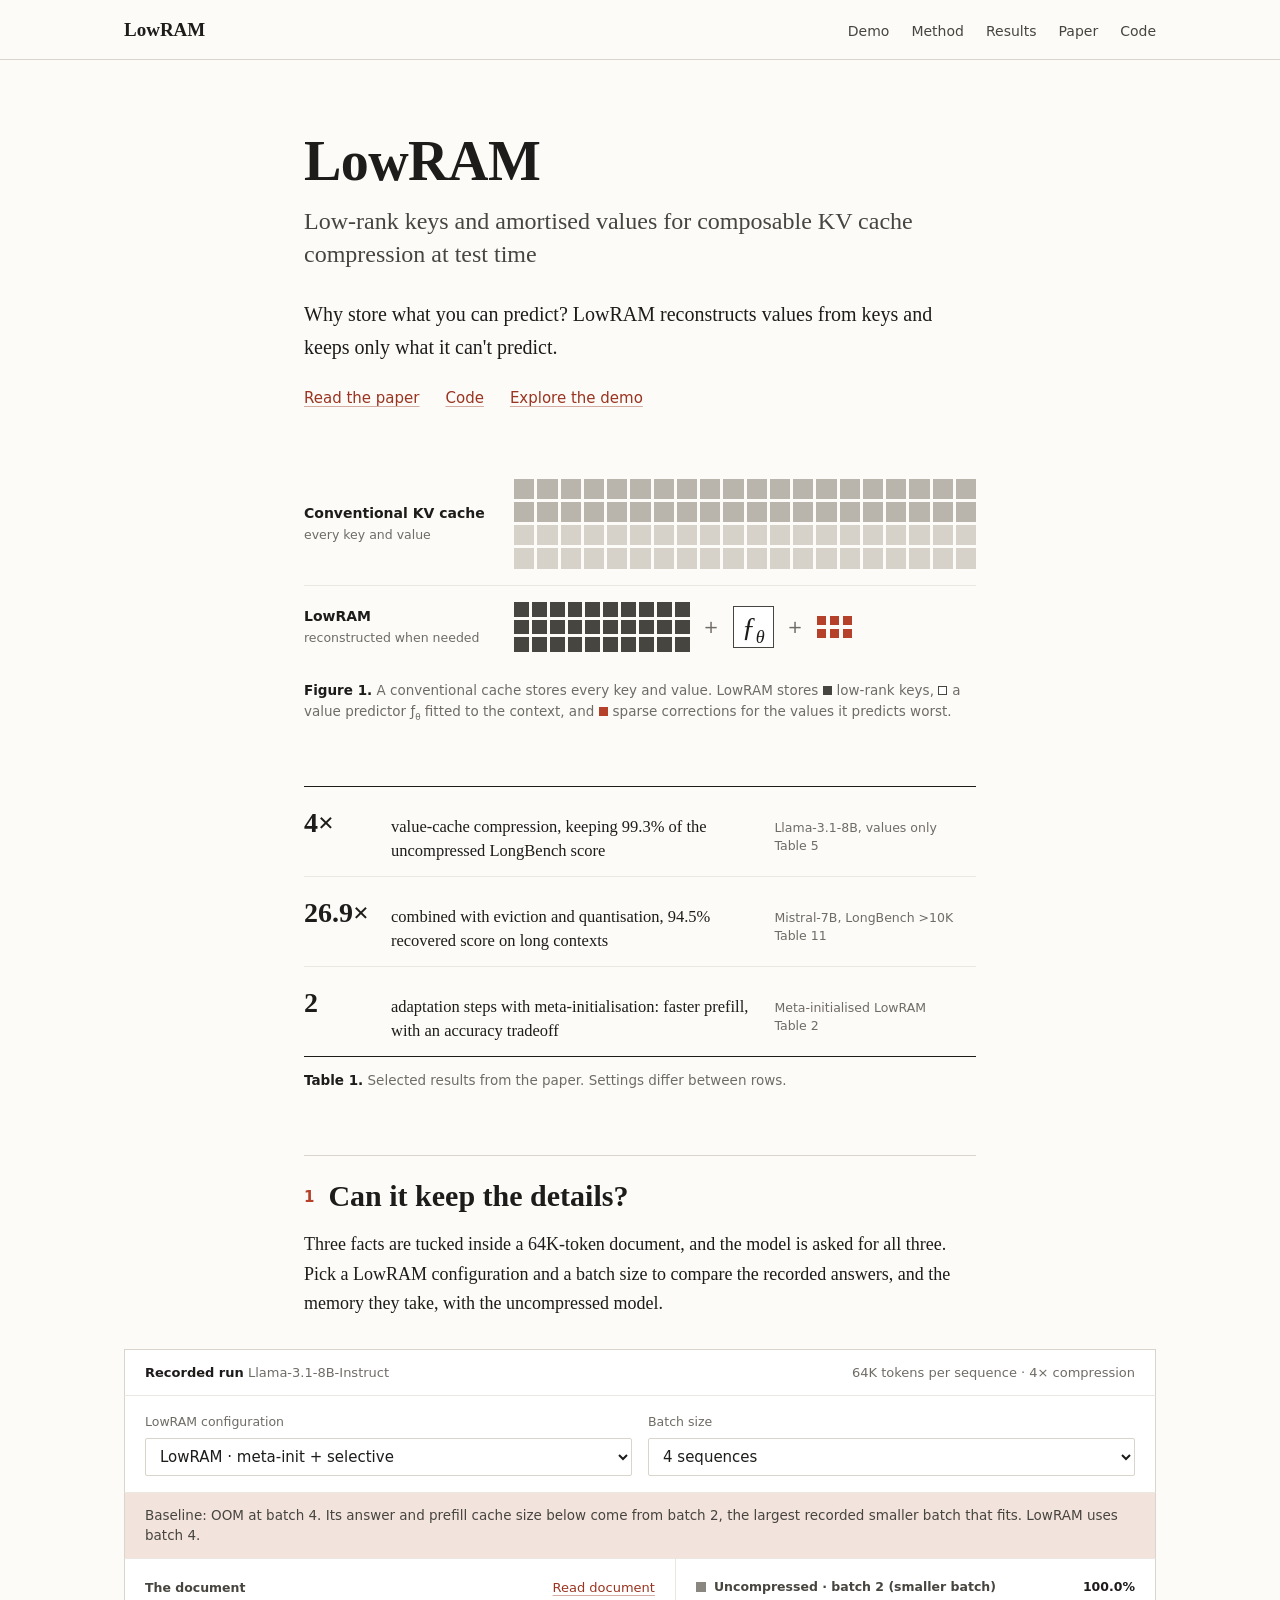
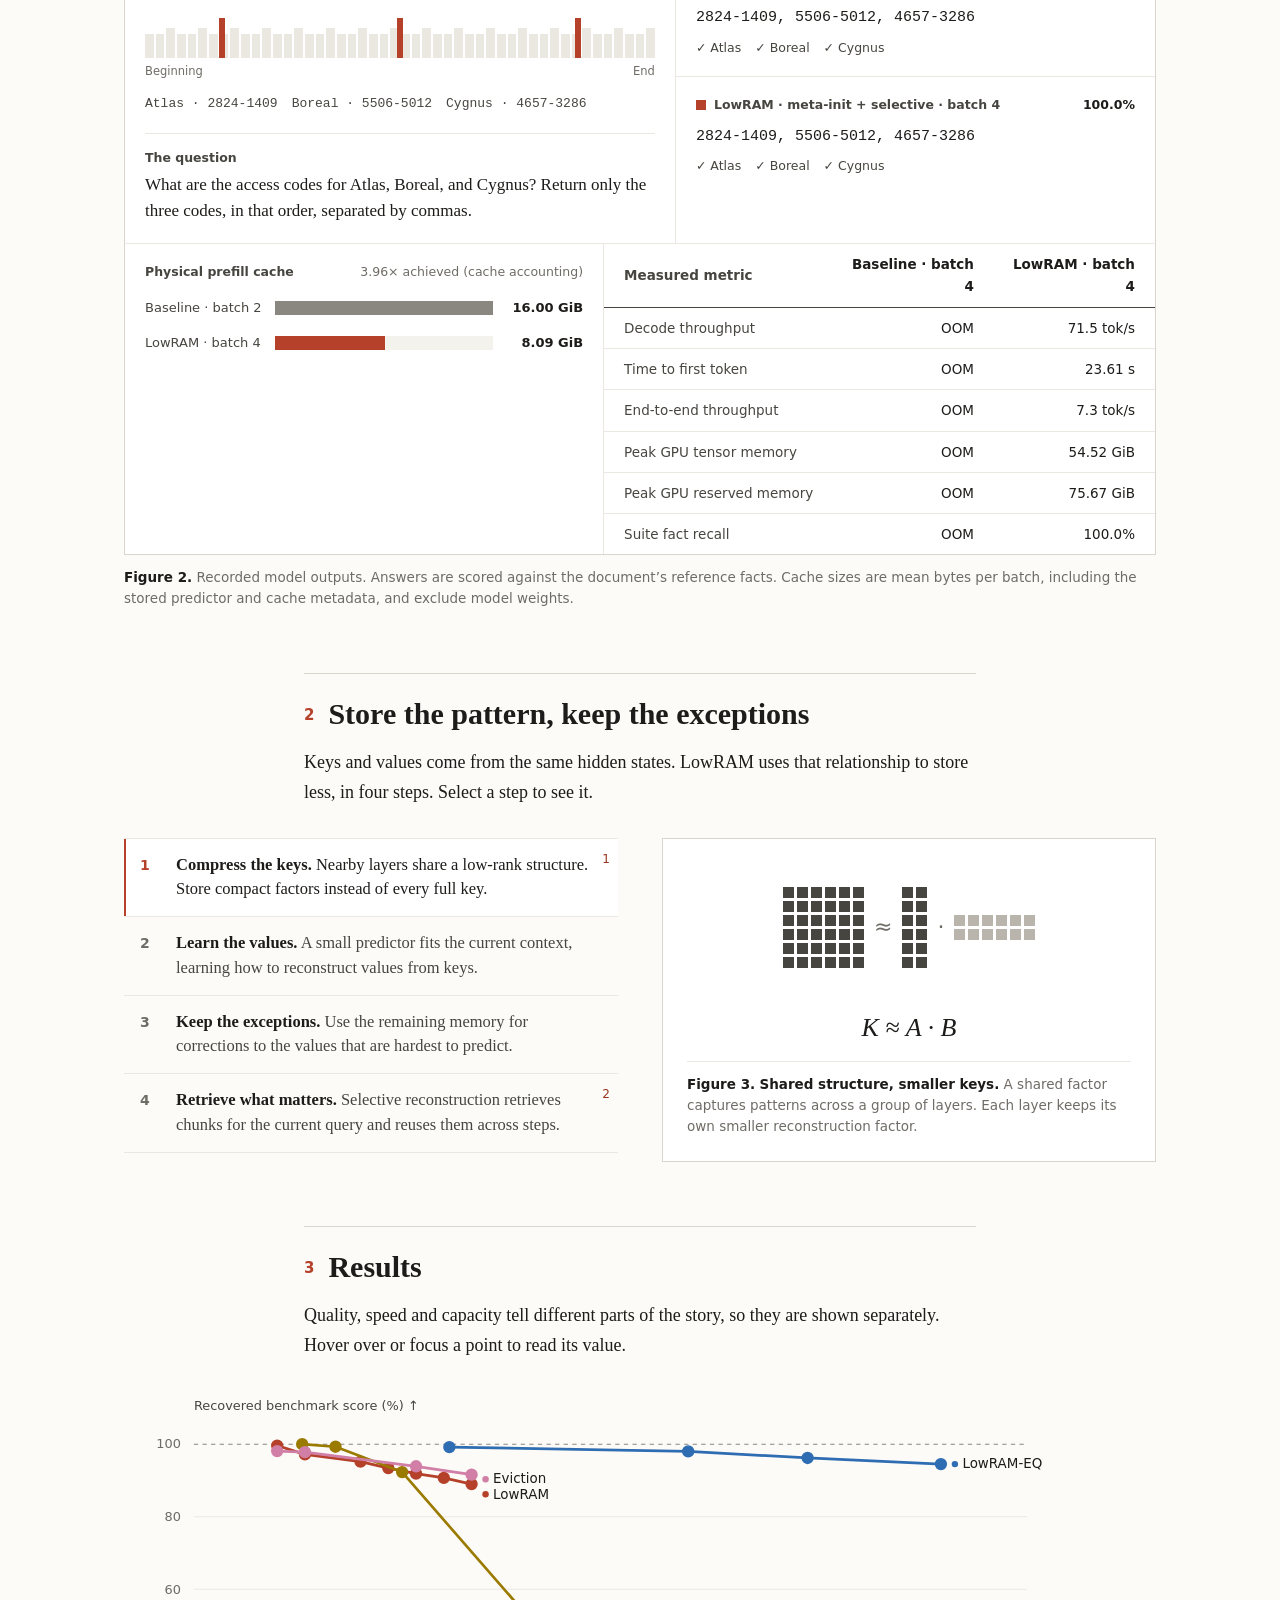
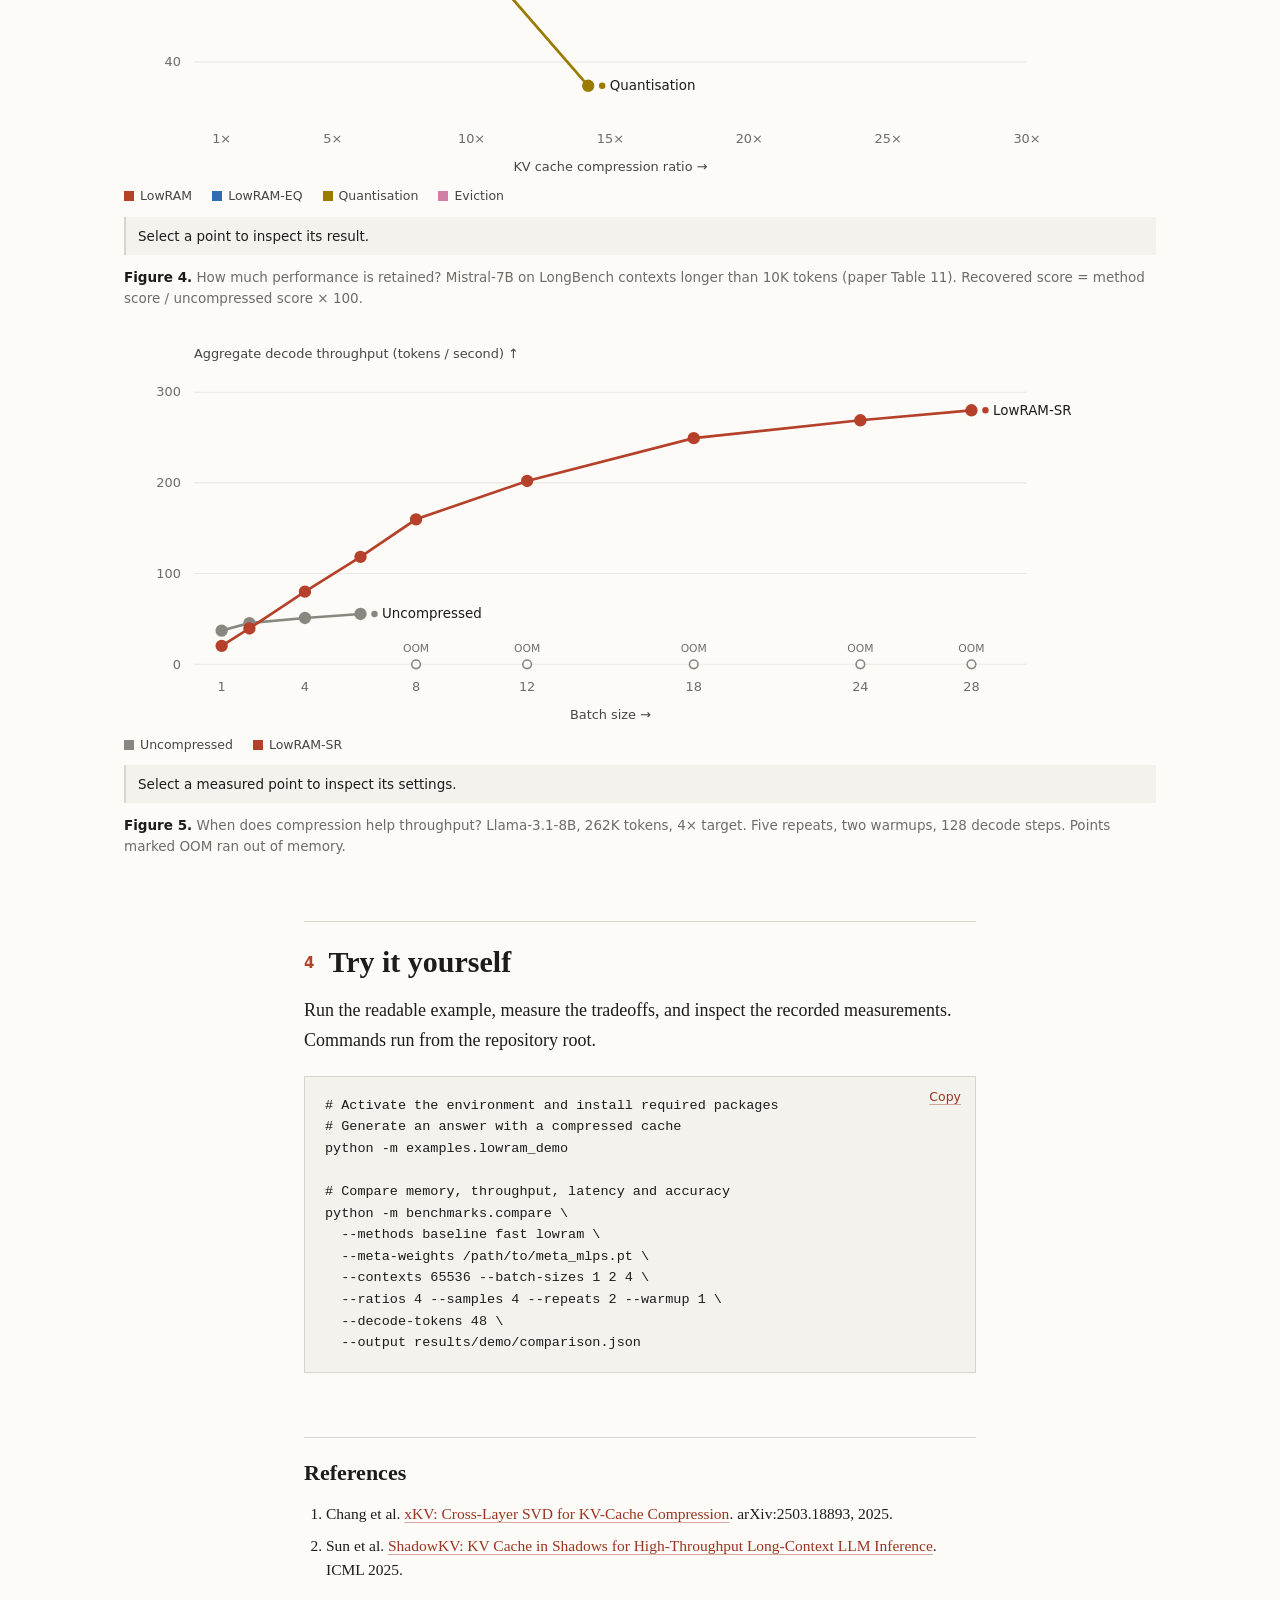
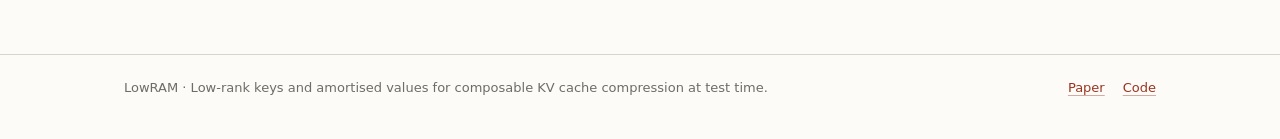
<file: index.html>
<!doctype html>
<html lang="en-GB">
<head>
  <meta charset="utf-8">
  <meta name="viewport" content="width=device-width, initial-scale=1">
  <meta name="description" content="LowRAM: low-rank keys and amortised values for composable KV cache compression. Explore the method and replay real benchmark results.">
  <title>LowRAM — More context. Less memory.</title>
  <link rel="icon" href="favicon.svg" type="image/svg+xml">
  <!-- TODO: replace every ARXIV_ID in this file with the paper's arXiv ID once it is public. -->
  <link rel="stylesheet" href="styles.css?v=article-3">
  <script src="app.js?v=article-3" defer></script>
</head>
<body>
  <a class="skip" href="#main">Skip to content</a>
  <header class="site-header">
    <div class="page-wide header-row">
      <a class="wordmark" href="#">LowRAM</a>
      <nav aria-label="Main navigation"><a href="#demo">Demo</a><a href="#method">Method</a><a href="#evidence">Results</a><a href="https://arxiv.org/abs/ARXIV_ID">Paper</a><a href="https://github.com/MartinBenfeghoul/project_a">Code</a></nav>
    </div>
  </header>

  <main id="main">
    <article>
      <header class="title-block col">
        <h1>LowRAM</h1>
        <p class="subtitle">Low-rank keys and amortised values for composable KV cache compression at test time</p>
        <p class="lede">Why store what you can predict? LowRAM reconstructs values from keys and keeps only what it can't predict.</p>
        <p class="title-links"><a href="https://arxiv.org/abs/ARXIV_ID">Read the paper</a><a href="https://github.com/MartinBenfeghoul/project_a">Code</a><a href="#demo">Explore the demo</a></p>
      </header>

      <figure class="teaser col">
        <div class="teaser-row"><span class="teaser-label">Conventional KV cache<small>every key and value</small></span><div class="cache-grid full-grid" aria-hidden="true"></div></div>
        <div class="teaser-row"><span class="teaser-label">LowRAM<small>reconstructed when needed</small></span><div class="teaser-compressed" aria-hidden="true"><div class="cache-grid small-grid"></div><span class="op">+</span><span class="predictor-symbol">ƒ<sub>θ</sub></span><span class="op">+</span><div class="residual-grid"><i></i><i></i><i></i><i></i><i></i><i></i></div></div></div>
        <figcaption><b>Figure 1.</b> A conventional cache stores every key and value. LowRAM stores <span class="swatch key-swatch"></span>low-rank keys, <span class="swatch value-swatch"></span>a value predictor ƒ<sub>θ</sub> fitted to the context, and <span class="swatch residual-swatch"></span>sparse corrections for the values it predicts worst.</figcaption>
      </figure>

      <section class="col" aria-label="Selected findings from the paper">
        <table class="highlights">
          <caption><b>Table 1.</b> Selected results from the paper. Settings differ between rows.</caption>
          <tbody>
            <tr><th scope="row">4×</th><td>value-cache compression, keeping 99.3% of the uncompressed LongBench score</td><td class="source">Llama-3.1-8B, values only<br>Table 5</td></tr>
            <tr><th scope="row">26.9×</th><td>combined with eviction and quantisation, 94.5% recovered score on long contexts</td><td class="source">Mistral-7B, LongBench &gt;10K<br>Table 11</td></tr>
            <tr><th scope="row">2</th><td>adaptation steps with meta-initialisation: faster prefill, with an accuracy tradeoff</td><td class="source">Meta-initialised LowRAM<br>Table 2</td></tr>
          </tbody>
        </table>
      </section>

      <section id="demo">
        <div class="col">
          <h2><span class="secnum">1</span>Can it keep the details?</h2>
          <p>Three facts are tucked inside a 64K-token document, and the model is asked for all three. Pick a LowRAM configuration and a batch size to compare the recorded answers, and the memory they take, with the uncompressed model.</p>
        </div>
        <figure class="demo page-wide">
          <div class="demo-toolbar"><p><strong id="run-label">Loading recorded run…</strong> <span id="run-model"></span></p><p class="fixed-settings">64K tokens per sequence · 4× compression</p></div>
          <p id="load-error" role="alert" hidden></p>
          <div class="controls">
            <label>LowRAM configuration<select id="method-select" disabled></select></label>
            <label>Batch size<select id="batch-select" disabled></select></label>
          </div>
          <p id="baseline-note" class="baseline-note" role="status" hidden></p>
          <div class="challenge">
            <div class="document-panel">
              <div class="panel-heading"><span>The document</span><button id="document-toggle" class="plain-button" aria-expanded="false" aria-controls="document-text">Read document</button></div>
              <div class="document-map" id="document-map" aria-label="Relevant fact positions within the document"></div>
              <div class="map-axis"><span>Beginning</span><span>End</span></div>
              <div id="facts" class="facts"></div>
              <pre id="document-text" hidden></pre>
              <div class="question-box"><span class="panel-label">The question</span><p id="question">Loading…</p></div>
            </div>
            <div class="answers-panel">
              <div class="answer-card"><div class="panel-heading"><span><i class="legend-dot baseline-color"></i><span id="baseline-answer-label">Uncompressed</span></span><span id="baseline-score" class="answer-score">—</span></div><p class="answer-text" id="baseline-answer">Waiting for the recorded result.</p><div id="baseline-checks" class="answer-checks"></div></div>
              <div class="answer-card"><div class="panel-heading"><span><i class="legend-dot lowram-color"></i><span id="answer-method">LowRAM</span></span><span id="lowram-score" class="answer-score">—</span></div><p class="answer-text" id="lowram-answer">Waiting for the recorded result.</p><div id="lowram-checks" class="answer-checks"></div></div>
            </div>
          </div>
          <div class="metrics-area">
            <div class="memory-comparison">
              <div class="panel-heading"><span>Physical prefill cache</span><span id="memory-saving">—</span></div>
              <div class="memory-row"><span id="baseline-memory-label">Baseline</span><div class="bar-track"><div id="baseline-bar" class="bar baseline-color"></div></div><strong id="baseline-memory">—</strong></div>
              <div class="memory-row"><span id="lowram-memory-label">LowRAM</span><div class="bar-track"><div id="lowram-bar" class="bar lowram-color"></div></div><strong id="lowram-memory">—</strong></div>
            </div>
            <div class="table-scroll"><table class="metric-table"><caption class="sr-only">Performance comparison for the selected configuration</caption><thead><tr><th scope="col">Measured metric</th><th scope="col" id="baseline-column">Baseline</th><th scope="col" id="lowram-column">LowRAM</th></tr></thead><tbody id="metric-rows"></tbody></table></div>
          </div>
          <figcaption><b>Figure 2.</b> Recorded model outputs. Answers are scored against the document’s reference facts. Cache sizes are mean bytes per batch, including the stored predictor and cache metadata, and exclude model weights.</figcaption>
        </figure>
      </section>

      <section id="method">
        <div class="col">
          <h2><span class="secnum">2</span>Store the pattern, keep the exceptions</h2>
          <p>Keys and values come from the same hidden states. LowRAM uses that relationship to store less, in four steps. Select a step to see it.</p>
        </div>
        <div class="method-layout page-wide">
          <ol class="method-steps" aria-label="Explore the compression steps">
            <li><button class="method-step active" data-step="0" aria-pressed="true"><span class="step-num">1</span><span><b>Compress the keys.</b> Nearby layers share a low-rank structure. Store compact factors instead of every full key.</span></button><sup class="cite"><a href="#ref-xkv" aria-label="Reference 1: xKV">1</a></sup></li>
            <li><button class="method-step" data-step="1" aria-pressed="false"><span class="step-num">2</span><span><b>Learn the values.</b> A small predictor fits the current context, learning how to reconstruct values from keys.</span></button></li>
            <li><button class="method-step" data-step="2" aria-pressed="false"><span class="step-num">3</span><span><b>Keep the exceptions.</b> Use the remaining memory for corrections to the values that are hardest to predict.</span></button></li>
            <li><button class="method-step" data-step="3" aria-pressed="false"><span class="step-num">4</span><span><b>Retrieve what matters.</b> Selective reconstruction retrieves chunks for the current query and reuses them across steps.</span></button><sup class="cite"><a href="#ref-shadowkv" aria-label="Reference 2: ShadowKV">2</a></sup></li>
          </ol>
          <figure class="method-visual">
            <div class="visual-stage" id="visual-stage" aria-hidden="true"></div>
            <p class="formula" id="method-formula">K ≈ A · B</p>
            <figcaption><b>Figure 3.</b> <span id="method-title">Shared structure, smaller keys.</span> <span id="method-caption">A shared factor captures patterns across a group of layers. Each layer keeps its own smaller reconstruction factor.</span></figcaption>
          </figure>
        </div>
      </section>

      <section id="evidence">
        <div class="col">
          <h2><span class="secnum">3</span>Results</h2>
          <p>Quality, speed and capacity tell different parts of the story, so they are shown separately. Hover over or focus a point to read its value.</p>
        </div>
        <figure class="page-wide chart-figure">
          <div id="accuracy-chart" class="chart"></div>
          <div id="accuracy-detail" class="point-detail" aria-live="polite">Select a point to inspect its result.</div>
          <figcaption><b>Figure 4.</b> How much performance is retained? Mistral-7B on LongBench contexts longer than 10K tokens (paper Table 11). Recovered score = method score / uncompressed score × 100.</figcaption>
        </figure>
        <figure class="page-wide chart-figure">
          <div id="throughput-chart" class="chart"></div>
          <div id="throughput-detail" class="point-detail" aria-live="polite">Select a measured point to inspect its settings.</div>
          <figcaption><b>Figure 5.</b> When does compression help throughput? Llama-3.1-8B, 262K tokens, 4× target. Five repeats, two warmups, 128 decode steps. Points marked OOM ran out of memory.</figcaption>
        </figure>
      </section>

      <section id="reproduce" class="col">
        <h2><span class="secnum">4</span>Try it yourself</h2>
        <p>Run the readable example, measure the tradeoffs, and inspect the recorded measurements. Commands run from the repository root.</p>
        <div class="code-block">
          <button id="copy-command" class="plain-button">Copy</button>
          <pre id="reproduce-command"># Activate the environment and install required packages
# Generate an answer with a compressed cache
python -m examples.lowram_demo

# Compare memory, throughput, latency and accuracy
python -m benchmarks.compare \
  --methods baseline fast lowram \
  --meta-weights /path/to/meta_mlps.pt \
  --contexts 65536 --batch-sizes 1 2 4 \
  --ratios 4 --samples 4 --repeats 2 --warmup 1 \
  --decode-tokens 48 \
  --output results/demo/comparison.json</pre>
        </div>
      </section>

      <section id="references" class="col">
        <h2>References</h2>
        <ol class="references">
          <li id="ref-xkv">Chang et al. <a href="https://arxiv.org/abs/2503.18893">xKV: Cross-Layer SVD for KV-Cache Compression</a>. arXiv:2503.18893, 2025.</li>
          <li id="ref-shadowkv">Sun et al. <a href="https://arxiv.org/abs/2410.21465">ShadowKV: KV Cache in Shadows for High-Throughput Long-Context LLM Inference</a>. ICML 2025.</li>
        </ol>
      </section>
    </article>
  </main>

  <footer class="site-footer">
    <div class="page-wide footer-row"><span>LowRAM · Low-rank keys and amortised values for composable KV cache compression at test time.</span><span class="footer-links"><a href="https://arxiv.org/abs/ARXIV_ID">Paper</a><a href="https://github.com/MartinBenfeghoul/project_a">Code</a></span></div>
  </footer>
  <noscript><p class="col">Enable JavaScript for the interactive demo. The paper remains available.</p></noscript>
</body>
</html>
</file>
<file: styles.css>
/* Research-article layout: one reading column, wider figures, hairline rules. */
:root {
  --bg:#fcfbf8;
  --surface:#ffffff;
  --ink:#1d1c1a;
  --ink-2:#47453f;
  --muted:#6f6c66;
  --rule:#d9d5cc;
  --rule-soft:#ebe8e1;
  --tint:#f4f2ed;
  --accent:#b5412a;
  --accent-ink:#9a3420;
  --accent-soft:#f3e3dd;
  --base:#8a8780;
  --link:#9a3420;
  --serif:Charter,"Bitstream Charter","Sitka Text",Cambria,Georgia,serif;
  --sans:system-ui,-apple-system,"Segoe UI",Roboto,"Helvetica Neue",Arial,sans-serif;
  --mono:ui-monospace,SFMono-Regular,Menlo,Consolas,monospace;
  color-scheme:light;
}

* {
  box-sizing:border-box;
}

html {
  scroll-behavior:smooth;
  scroll-padding-top:16px;
}

body {
  margin:0;
  background:var(--bg);
  color:var(--ink);
  font-family:var(--serif);
  font-size:18px;
  line-height:1.65;
  font-synthesis:none;
  -webkit-text-size-adjust:100%;
}

a {
  color:var(--link);
  text-decoration:underline;
  text-decoration-thickness:1px;
  text-underline-offset:3px;
  text-decoration-color:color-mix(in srgb,var(--link) 40%,transparent);
}

a:hover {
  text-decoration-color:currentColor;
}

button,select {
  font:inherit;
  color:inherit;
}

button {
  cursor:pointer;
}

button:disabled,select:disabled {
  cursor:wait;
  opacity:.55;
}

:focus-visible {
  outline:2px solid var(--accent);
  outline-offset:3px;
}

sub {
  font-size:.65em;
  line-height:0;
}

.col {
  max-width:720px;
  margin-left:auto;
  margin-right:auto;
  padding-left:24px;
  padding-right:24px;
}

.page-wide {
  max-width:1080px;
  margin-left:auto;
  margin-right:auto;
  padding-left:24px;
  padding-right:24px;
}

/* Header and footer */
.site-header {
  border-bottom:1px solid var(--rule);
  font-family:var(--sans);
  font-size:14px;
}

.header-row {
  display:flex;
  align-items:baseline;
  justify-content:space-between;
  gap:24px;
  padding-top:14px;
  padding-bottom:14px;
}

.wordmark {
  font-family:var(--serif);
  font-size:19px;
  font-weight:700;
  color:var(--ink);
  text-decoration:none;
}

.site-header nav {
  display:flex;
  gap:22px;
  flex-wrap:wrap;
}

.site-header nav a {
  color:var(--ink-2);
  text-decoration:none;
}

.site-header nav a:hover {
  color:var(--ink);
  text-decoration:underline;
}

.site-footer {
  margin-top:72px;
  border-top:1px solid var(--rule);
  font-family:var(--sans);
  font-size:13px;
  color:var(--muted);
}

.footer-row {
  display:flex;
  justify-content:space-between;
  gap:24px;
  padding-top:22px;
  padding-bottom:40px;
}

.footer-links {
  display:flex;
  gap:18px;
}

/* Title block */
.title-block {
  padding-top:72px;
  padding-bottom:8px;
}

h1 {
  font-size:56px;
  line-height:1.05;
  font-weight:700;
  letter-spacing:-.01em;
  margin:0;
}

.subtitle {
  font-size:24px;
  line-height:1.35;
  color:var(--ink-2);
  margin:14px 0 28px;
  max-width:30em;
}

.lede {
  font-size:20px;
  margin:0 0 22px;
}

.title-links {
  font-family:var(--sans);
  font-size:15px;
  display:flex;
  flex-wrap:wrap;
  gap:8px 26px;
  margin:0;
}

/* Sections and running text */
section {
  margin-top:64px;
}

h2 {
  font-size:30px;
  line-height:1.2;
  font-weight:600;
  margin:0 0 16px;
  padding-top:22px;
  border-top:1px solid var(--rule);
}

.secnum {
  font-family:var(--sans);
  font-size:15px;
  font-weight:600;
  color:var(--accent);
  margin-right:14px;
  vertical-align:4px;
}

p {
  margin:0 0 18px;
}

figure {
  margin:36px auto 0;
}

figcaption {
  font-family:var(--sans);
  font-size:13.5px;
  line-height:1.55;
  color:var(--muted);
  margin-top:12px;
}

figcaption b,caption b {
  color:var(--ink);
  font-weight:600;
}

/* Figure 1: teaser */
.teaser {
  margin-top:44px;
}

.teaser-row {
  display:grid;
  grid-template-columns:190px 1fr;
  gap:20px;
  align-items:center;
  padding:16px 0;
  border-top:1px solid var(--rule-soft);
}

.teaser-row:first-child {
  border-top:0;
}

.teaser-label {
  font-family:var(--sans);
  font-size:14px;
  font-weight:600;
}

.teaser-label small {
  display:block;
  font-weight:400;
  color:var(--muted);
  font-size:12.5px;
}

.cache-grid {
  display:grid;
  gap:3px;
}

.full-grid {
  grid-template-columns:repeat(20,1fr);
}

.cache-grid i {
  display:block;
  aspect-ratio:1;
  background:#b9b5ac;
}

.full-grid i:nth-child(n+41) {
  background:#d6d2c9;
}

.teaser-compressed {
  display:flex;
  align-items:center;
  gap:14px;
}

.small-grid {
  width:38%;
  grid-template-columns:repeat(10,1fr);
}

.small-grid i,.key-swatch {
  background:var(--ink-2);
}

.op {
  font-family:var(--sans);
  color:var(--muted);
}

.predictor-symbol {
  font-style:italic;
  font-size:28px;
  line-height:1;
  color:var(--ink);
  padding:6px 8px;
  border:1px solid var(--ink-2);
  background:var(--surface);
}

.residual-grid {
  display:grid;
  grid-template-columns:repeat(3,9px);
  gap:4px;
}

.residual-grid i,.residual-swatch {
  display:block;
  width:9px;
  height:9px;
  background:var(--accent);
}

.swatch {
  display:inline-block;
  width:9px;
  height:9px;
  margin-right:5px;
  vertical-align:0;
}

.value-swatch {
  border:1px solid var(--ink-2);
  background:var(--surface);
}

/* Table 1 */
.highlights {
  width:100%;
  border-collapse:collapse;
  border-top:1.5px solid var(--ink);
  border-bottom:1.5px solid var(--ink);
  caption-side:bottom;
}

.highlights caption {
  text-align:left;
  font-family:var(--sans);
  font-size:13.5px;
  color:var(--muted);
  padding-top:12px;
}

.highlights th,.highlights td {
  padding:13px 12px 13px 0;
  vertical-align:baseline;
  border-top:1px solid var(--rule-soft);
  text-align:left;
}

.highlights tr:first-child th,.highlights tr:first-child td {
  border-top:0;
}

.highlights th {
  font-size:28px;
  font-weight:600;
  white-space:nowrap;
  font-variant-numeric:lining-nums tabular-nums;
  padding-right:22px;
}

.highlights td {
  font-size:16.5px;
  line-height:1.45;
}

.highlights .source {
  font-family:var(--sans);
  font-size:12.5px;
  color:var(--muted);
  width:30%;
  padding-right:0;
}

/* Figure 2: recorded demo */
.demo {
  margin-top:30px;
}

.demo > :not(figcaption) {
  background:var(--surface);
  border-left:1px solid var(--rule);
  border-right:1px solid var(--rule);
}

.demo > :first-child {
  border-top:1px solid var(--rule);
}

.demo > figcaption {
  border-top:1px solid var(--rule);
  margin-top:0;
  padding-top:12px;
}

.demo-toolbar {
  display:flex;
  justify-content:space-between;
  align-items:baseline;
  gap:12px;
  flex-wrap:wrap;
  padding:12px 20px;
  border-bottom:1px solid var(--rule-soft);
  font-family:var(--sans);
  font-size:13px;
  color:var(--muted);
}

.demo-toolbar p {
  margin:0;
}

.demo-toolbar strong {
  color:var(--ink);
  font-weight:600;
}

#load-error {
  margin:0;
  padding:12px 20px;
  font-family:var(--sans);
  font-size:14px;
  color:var(--accent-ink);
}

.controls {
  display:grid;
  grid-template-columns:repeat(2,minmax(0,1fr));
  gap:16px;
  padding:16px 20px;
  border-bottom:1px solid var(--rule-soft);
}

.controls label {
  display:grid;
  gap:5px;
  font-family:var(--sans);
  font-size:12.5px;
  color:var(--muted);
}

.controls select {
  width:100%;
  font-family:var(--sans);
  font-size:15px;
  color:var(--ink);
  background:var(--surface);
  border:1px solid var(--rule);
  border-radius:2px;
  padding:8px 10px;
}

.baseline-note {
  margin:0;
  padding:12px 20px;
  font-family:var(--sans);
  font-size:13.5px;
  line-height:1.5;
  color:var(--ink-2);
  background:var(--accent-soft) !important;
  border-bottom:1px solid var(--rule-soft);
}

.challenge {
  display:grid;
  grid-template-columns:minmax(0,1.15fr) minmax(0,1fr);
}

.document-panel {
  padding:18px 20px 20px;
  border-right:1px solid var(--rule-soft);
}

.answers-panel {
  display:grid;
  align-content:start;
}

.panel-heading {
  display:flex;
  justify-content:space-between;
  align-items:baseline;
  gap:12px;
  font-family:var(--sans);
  font-size:12.5px;
  font-weight:600;
  color:var(--ink-2);
}

.panel-label {
  display:block;
  font-family:var(--sans);
  font-size:12.5px;
  font-weight:600;
  color:var(--ink-2);
  margin-bottom:4px;
}

.plain-button {
  background:none;
  border:0;
  padding:0;
  font-family:var(--sans);
  font-size:13px;
  font-weight:400;
  color:var(--link);
  text-decoration:underline;
  text-decoration-color:color-mix(in srgb,var(--link) 40%,transparent);
  text-underline-offset:3px;
}

.document-map {
  position:relative;
  display:grid;
  grid-template-columns:repeat(48,1fr);
  gap:2px;
  height:46px;
  margin-top:14px;
  align-items:end;
}

.document-map i {
  height:24px;
  background:var(--rule-soft);
}

.document-map i:nth-child(3n) {
  height:30px;
}

.document-map .fact-marker {
  position:absolute;
  bottom:0;
  width:6px;
  height:40px;
  padding:0;
  background:var(--accent);
  border:0;
  transform:translateX(-50%);
}

.map-axis {
  display:flex;
  justify-content:space-between;
  font-family:var(--sans);
  font-size:11.5px;
  color:var(--muted);
  margin-top:4px;
}

.facts {
  display:flex;
  flex-wrap:wrap;
  gap:6px 14px;
  margin:12px 0 0;
}

.fact-chip {
  font-family:var(--mono);
  font-size:13px;
  color:var(--ink-2);
}

#document-text {
  max-height:280px;
  overflow:auto;
  white-space:pre-wrap;
  font-family:var(--mono);
  font-size:12.5px;
  line-height:1.6;
  margin:14px 0 0;
  padding:12px;
  background:var(--tint);
  border:1px solid var(--rule-soft);
}

.question-box {
  margin-top:18px;
  padding-top:14px;
  border-top:1px solid var(--rule-soft);
}

.question-box p {
  margin:0;
  font-size:17px;
  line-height:1.5;
}

.answer-card {
  padding:18px 20px;
  border-bottom:1px solid var(--rule-soft);
}

.answer-card:last-child {
  border-bottom:0;
}

.legend-dot {
  display:inline-block;
  width:10px;
  height:10px;
  margin-right:8px;
  vertical-align:-1px;
}

.baseline-color {
  background:var(--base);
}

.lowram-color {
  background:var(--accent);
}

.answer-score {
  font-variant-numeric:tabular-nums;
  color:var(--ink);
}

.answer-text {
  font-family:var(--mono);
  font-size:15px;
  line-height:1.5;
  margin:10px 0 8px;
  overflow-wrap:anywhere;
}

.answer-checks {
  display:flex;
  flex-wrap:wrap;
  gap:4px 14px;
  font-family:var(--sans);
  font-size:12.5px;
  color:var(--ink-2);
}

.answer-checks span.missed {
  color:var(--accent-ink);
}

.metrics-area {
  display:grid;
  grid-template-columns:minmax(0,1fr) minmax(0,1.15fr);
  border-top:1px solid var(--rule-soft);
}

.memory-comparison {
  padding:18px 20px;
  border-right:1px solid var(--rule-soft);
}

#memory-saving {
  font-weight:400;
  color:var(--muted);
}

.memory-row {
  display:grid;
  grid-template-columns:118px minmax(0,1fr) 78px;
  gap:12px;
  align-items:center;
  margin-top:14px;
  font-family:var(--sans);
  font-size:13px;
  color:var(--ink-2);
}

.memory-row strong {
  text-align:right;
  font-weight:600;
  color:var(--ink);
  font-variant-numeric:tabular-nums;
}

.bar-track {
  height:14px;
  background:var(--tint);
}

.bar {
  height:100%;
  width:0;
  transition:width .4s ease;
}

.table-scroll {
  overflow-x:auto;
}

.metric-table {
  width:100%;
  border-collapse:collapse;
  font-family:var(--sans);
  font-size:13.5px;
}

.metric-table th,.metric-table td {
  text-align:right;
  padding:9px 20px 9px 12px;
  border-bottom:1px solid var(--rule-soft);
  font-variant-numeric:tabular-nums;
  white-space:nowrap;
}

.metric-table th:first-child,.metric-table td:first-child {
  text-align:left;
  padding-left:20px;
  color:var(--ink-2);
}

.metric-table thead th {
  white-space:normal;
  font-weight:600;
  color:var(--ink);
  border-bottom:1px solid var(--ink-2);
}

.metric-table tbody tr:last-child td {
  border-bottom:0;
}

/* Section 2: method */
.method-layout {
  display:grid;
  grid-template-columns:minmax(0,1fr) minmax(0,1fr);
  gap:44px;
  margin-top:30px;
  align-items:start;
}

.method-steps {
  list-style:none;
  margin:0;
  padding:0;
}

.method-steps li {
  position:relative;
  border-top:1px solid var(--rule-soft);
}

.method-steps li:last-child {
  border-bottom:1px solid var(--rule-soft);
}

.method-step {
  display:grid;
  grid-template-columns:28px 1fr;
  gap:8px;
  width:100%;
  text-align:left;
  background:none;
  border:0;
  border-left:2px solid transparent;
  padding:14px 26px 14px 14px;
  font-family:var(--serif);
  font-size:16.5px;
  line-height:1.5;
  color:var(--ink-2);
}

.method-step b {
  color:var(--ink);
  font-weight:600;
}

.method-step:hover {
  background:var(--tint);
}

.method-step.active {
  border-left-color:var(--accent);
  background:var(--surface);
  color:var(--ink);
}

.step-num {
  font-family:var(--sans);
  font-size:14px;
  font-weight:600;
  color:var(--muted);
  padding-top:2px;
}

.method-step.active .step-num {
  color:var(--accent);
}

.cite {
  position:absolute;
  right:8px;
  top:14px;
  font-family:var(--sans);
  font-size:12px;
  line-height:1;
}

.cite a {
  text-decoration:none;
}

.method-visual {
  margin:0;
  padding:24px;
  background:var(--surface);
  border:1px solid var(--rule);
}

.visual-stage {
  display:flex;
  gap:10px;
  align-items:center;
  justify-content:center;
  height:130px;
}

.visual-stage .matrix {
  display:grid;
  gap:3px;
  grid-template-columns:repeat(6,11px);
}

.visual-stage .matrix i {
  width:11px;
  height:11px;
  background:var(--ink-2);
}

.visual-stage .matrix.thin {
  grid-template-columns:repeat(2,11px);
}

.visual-stage .matrix.wide i {
  background:#b9b5ac;
}

.visual-stage .matrix.exceptions i:nth-child(5n) {
  background:var(--accent);
}

.visual-stage .matrix.selected i {
  background:var(--rule-soft);
}

.visual-stage .matrix.selected i:nth-child(3n) {
  background:var(--ink-2);
}

.visual-stage .operator {
  font-family:var(--sans);
  font-size:22px;
  color:var(--muted);
}

.visual-stage .predictor-symbol {
  font-size:34px;
  padding:10px 12px;
}

.visual-stage > * {
  animation:assemble .3s ease both;
}

@keyframes assemble {
  from {
    opacity:.2;
  }
  to {
    opacity:1;
  }
}

.formula {
  font-size:26px;
  font-style:italic;
  text-align:center;
  margin:14px 0 4px;
}

.method-visual figcaption {
  border-top:1px solid var(--rule-soft);
  padding-top:12px;
}

/* Accents drawn above the letter, so their position does not depend on font support for combining marks. */
.accented {
  position:relative;
  display:inline-block;
}

.accent {
  position:absolute;
  left:62%;
  top:-.08em;
  transform:translateX(-50%);
  font-size:1.2em;
  font-style:normal;
  line-height:1;
}

#method-title {
  color:var(--ink);
  font-weight:600;
}

/* Section 3: charts */
.chart-figure {
  margin-top:36px;
}

.chart svg {
  display:block;
  width:100%;
  height:auto;
  overflow:visible;
  font-family:var(--sans);
}

.chart .gridline {
  stroke:var(--rule-soft);
  stroke-width:1;
}

.chart .gridline.reference {
  stroke:var(--base);
  stroke-dasharray:4 4;
}

.chart .tick {
  font-size:12px;
  fill:var(--muted);
  font-variant-numeric:tabular-nums;
}

.chart .axis-label {
  font-size:12px;
  fill:var(--ink-2);
}

.chart .series-label {
  font-size:12.5px;
  fill:var(--ink);
}

.chart .oom-label {
  font-size:10px;
  fill:var(--muted);
}

.chart .point {
  cursor:pointer;
  transition:r .15s;
}

.chart .point:hover,.chart .point:focus {
  r:7;
  stroke:var(--ink);
  stroke-width:1.5;
  outline:none;
}

.chart-legend {
  display:flex;
  flex-wrap:wrap;
  gap:6px 20px;
  margin-top:8px;
  font-family:var(--sans);
  font-size:12.5px;
  color:var(--ink-2);
}

.chart-legend i {
  display:inline-block;
  width:10px;
  height:10px;
  margin-right:6px;
  vertical-align:-1px;
}

.point-detail {
  min-height:2.6em;
  margin-top:10px;
  padding:8px 12px;
  font-family:var(--sans);
  font-size:13.5px;
  color:var(--ink);
  background:var(--tint);
  border-left:2px solid var(--rule);
}

/* Section 4: code */
.code-block {
  position:relative;
  margin-top:20px;
  background:var(--tint);
  border:1px solid var(--rule);
}

.code-block pre {
  margin:0;
  padding:18px 20px;
  overflow-x:auto;
  font-family:var(--mono);
  font-size:13.5px;
  line-height:1.6;
  color:var(--ink);
}

#copy-command {
  position:absolute;
  top:10px;
  right:14px;
  font-size:12.5px;
}

/* References */
#references h2 {
  font-size:22px;
}

.references {
  font-size:15.5px;
  line-height:1.55;
  padding-left:22px;
  margin:0;
}

.references li {
  margin-bottom:8px;
}

.references li:target {
  background:var(--accent-soft);
}

/* Utilities */
.sr-only {
  position:absolute;
  width:1px;
  height:1px;
  padding:0;
  margin:-1px;
  overflow:hidden;
  clip:rect(0,0,0,0);
  white-space:nowrap;
  border:0;
}

.skip {
  position:absolute;
  left:-9999px;
  top:8px;
  z-index:10;
  padding:8px 12px;
  background:var(--surface);
  border:1px solid var(--ink);
  font-family:var(--sans);
}

.skip:focus {
  left:16px;
}

@media (max-width:860px) {
  .challenge,.metrics-area,.method-layout {
    grid-template-columns:1fr;
  }
  .document-panel,.memory-comparison {
    border-right:0;
    border-bottom:1px solid var(--rule-soft);
  }
  .method-layout {
    gap:24px;
  }
}

@media (max-width:600px) {
  body {
    font-size:17px;
  }
  .col,.page-wide {
    padding-left:16px;
    padding-right:16px;
  }
  .header-row {
    flex-direction:column;
    gap:6px;
  }
  .site-header nav {
    gap:16px;
  }
  .title-block {
    padding-top:44px;
  }
  h1 {
    font-size:42px;
  }
  .subtitle {
    font-size:20px;
  }
  .lede {
    font-size:18px;
  }
  h2 {
    font-size:25px;
  }
  .teaser-row {
    grid-template-columns:1fr;
    gap:10px;
  }
  .highlights th {
    font-size:22px;
    padding-right:12px;
  }
  .highlights tbody,.highlights tr {
    display:block;
  }
  .highlights tr {
    display:grid;
    grid-template-columns:76px minmax(0,1fr);
    border-top:1px solid var(--rule-soft);
  }
  .highlights tr:first-child {
    border-top:0;
  }
  .highlights th,.highlights td {
    border-top:0;
  }
  .highlights th {
    grid-row:span 2;
  }
  .highlights td {
    padding-bottom:4px;
  }
  .highlights .source {
    width:auto;
    padding-top:0;
    padding-bottom:13px;
  }
  .controls {
    grid-template-columns:1fr;
  }
  .demo-toolbar,.controls,.baseline-note,#load-error,.document-panel,.answer-card,.memory-comparison {
    padding-left:14px;
    padding-right:14px;
  }
  .memory-row {
    grid-template-columns:96px minmax(0,1fr) auto;
    gap:10px;
    font-size:12.5px;
  }
  .memory-row strong {
    white-space:nowrap;
  }
  .metric-table {
    font-size:12.5px;
  }
  .metric-table th,.metric-table td {
    padding:8px 14px 8px 8px;
  }
  .metric-table td:first-child {
    white-space:normal;
  }
  .metric-table th:first-child,.metric-table td:first-child {
    padding-left:14px;
  }
  .visual-stage {
    transform:scale(.8);
  }
  .chart {
    overflow-x:auto;
  }
  .chart svg {
    min-width:640px;
  }
  .footer-row {
    flex-direction:column;
    gap:8px;
  }
}

@media (prefers-reduced-motion:reduce) {
  html {
    scroll-behavior:auto;
  }
  *,*::before,*::after {
    animation:none !important;
    transition:none !important;
  }
}
</file>
